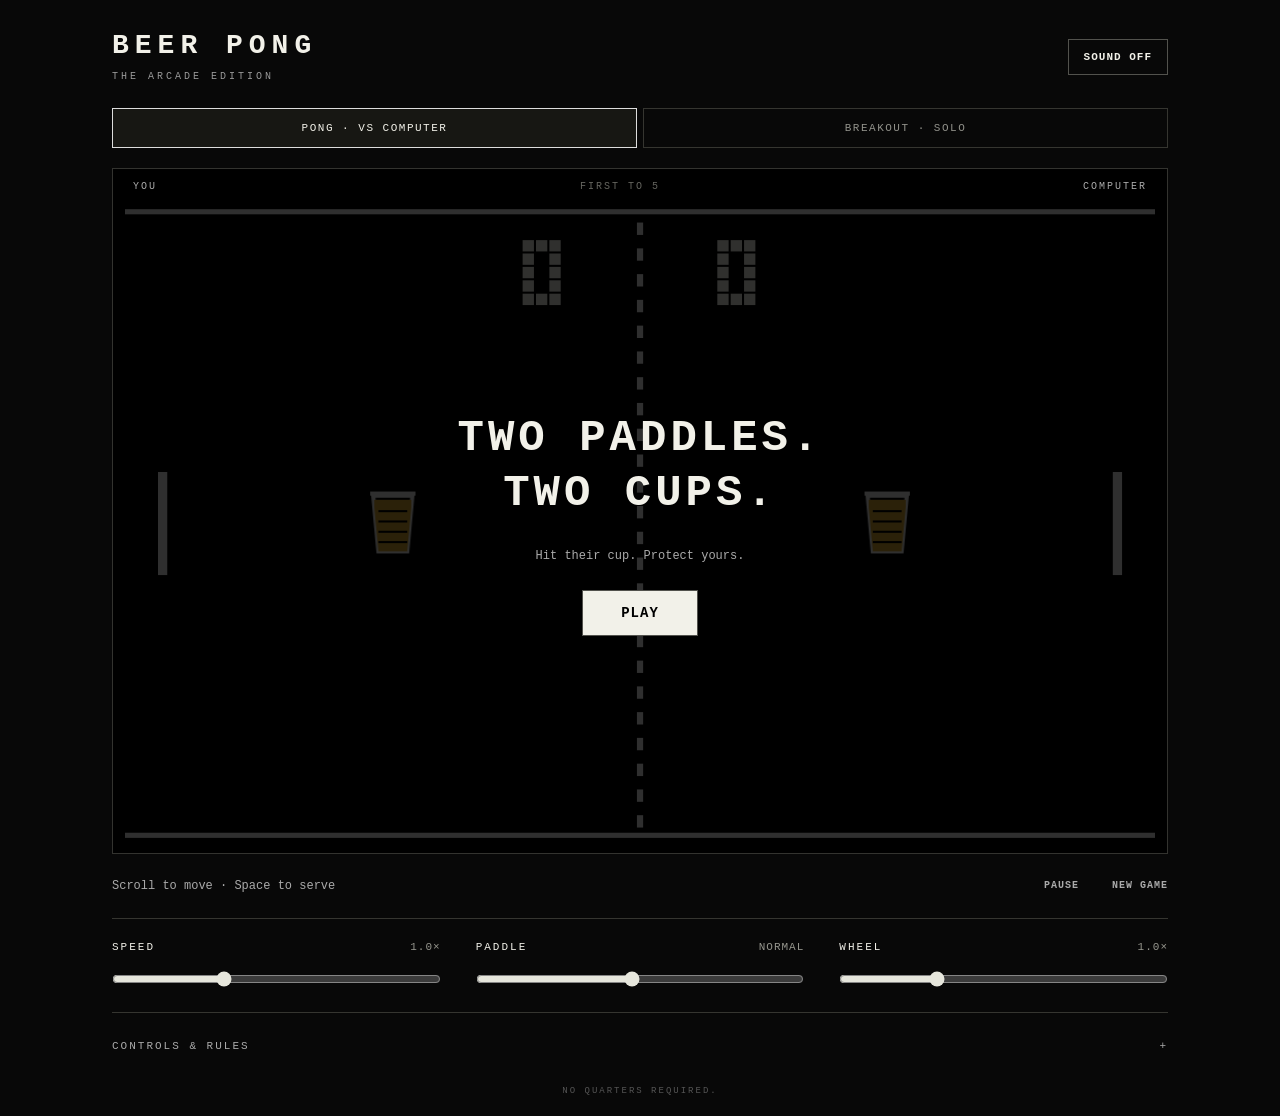
<file: index.html>
<!doctype html>
<html lang="en"><head><meta charset="utf-8"><meta name="viewport" content="width=device-width,initial-scale=1,viewport-fit=cover"><meta name="theme-color" content="#080808"><meta name="description" content="Old-school paddle pong. Two cups. First to five. The Viner rule applies."><title>Atari Beer Pong</title><link rel="stylesheet" href="style.css"><link rel="icon" href="icon.svg" type="image/svg+xml"></head><body><main><header><div><h1>BEER PONG</h1><span class="edition">THE ARCADE EDITION</span></div><button id="sound" aria-pressed="false">SOUND OFF</button></header><nav class="modes" aria-label="Game mode"><a href="index.html" aria-current="page">PONG · VS COMPUTER</a><a href="solo.html">BREAKOUT · SOLO</a></nav><section class="cabinet" aria-label="Pong game"><div class="labels"><span>YOU</span><span>FIRST TO 5</span><span>COMPUTER</span></div><canvas id="court" width="1000" height="620" tabindex="0" aria-label="Beer Pong court. Scroll wheel or arrow keys to move your left paddle. Space to serve or pause."></canvas><div id="overlay"><h2 id="headline">TWO PADDLES.<br>TWO CUPS.</h2><p id="subline">Hit their cup. Protect yours.</p><button id="play">PLAY</button></div></section><div class="status"><span id="message" role="status" aria-live="polite">Scroll to move · Space to serve</span><button id="pause">PAUSE</button><button id="reset">NEW GAME</button></div><section class="controls" aria-label="Game settings"><label>SPEED <output id="speedValue">1.0×</output><input id="speed" type="range" min="0.5" max="2" step="0.1" value="1"></label><label>PADDLE <output id="sizeValue">NORMAL</output><input id="size" type="range" min="55" max="150" step="5" value="100"></label><label>WHEEL <output id="wheelValue">1.0×</output><input id="wheel" type="range" min="0.4" max="2.5" step="0.1" value="1"></label></section><details><summary>CONTROLS & RULES <span>+</span></summary><div class="rules"><p><b>Move.</b> Scroll the mouse wheel, use ↑ / ↓ or W / S, or drag on the court. You play on the left. Hit off-center on your paddle to aim.</p><p><b>Score.</b> During a rally, hit the computer’s cup for a point. On a serve, hitting either cup awards the receiver a point. Hit your own cup and the computer gets a point. Miss a paddle? Nobody scores; the player who missed serves again.</p><p><b>Viner rule.</b> You cannot lose on an own-cup hit or a serve hitting either cup. If your opponent already has four, the point is canceled. They have to hit your cup during a rally to win. First to five.</p><p><b>Serve.</b> Move to choose your serve height, then press Space or tap the court. Space also pauses a rally. Cups stop every shot, including your own.</p></div></details><footer>NO QUARTERS REQUIRED.</footer></main><script type="module" src="game.js"></script></body></html>
</file>
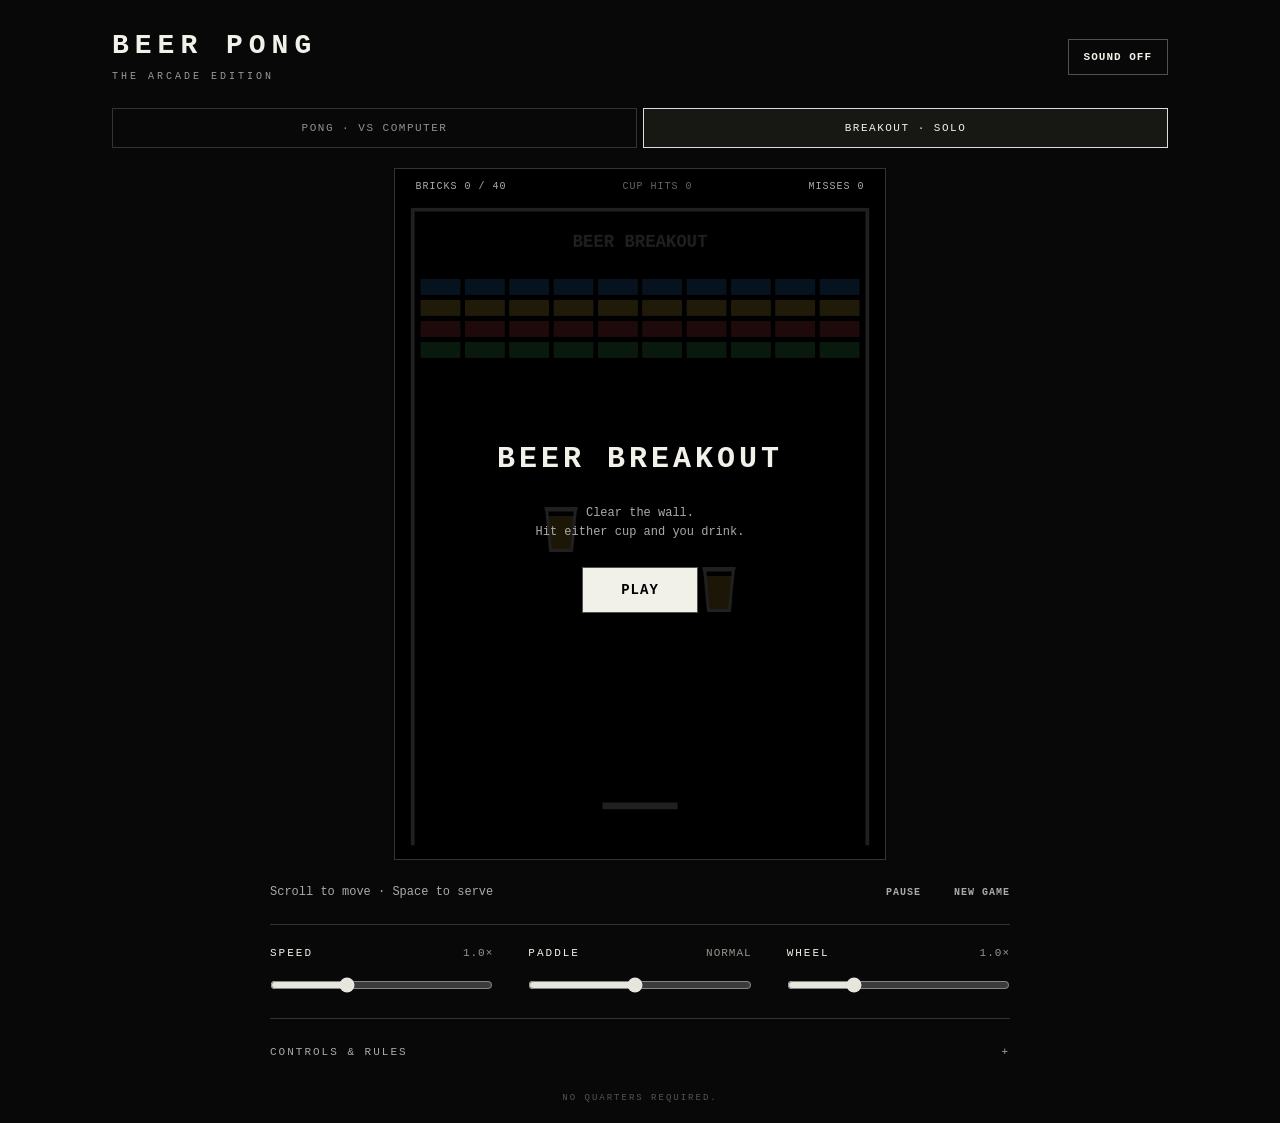
<file: solo.html>
<!doctype html><html lang="en"><head><meta charset="utf-8"><meta name="viewport" content="width=device-width,initial-scale=1,viewport-fit=cover"><meta name="theme-color" content="#080808"><title>Beer Breakout · Atari Beer Pong</title><meta name="description" content="Solo beer Breakout: four colored brick rows, two cups, one paddle."><link rel="stylesheet" href="style.css"><link rel="icon" href="icon.svg" type="image/svg+xml"></head><body class="solo"><main><header><div><h1>BEER PONG</h1><span class="edition">THE ARCADE EDITION</span></div><button id="sound" aria-pressed="false">SOUND OFF</button></header><nav class="modes" aria-label="Game mode"><a href="index.html">PONG · VS COMPUTER</a><a href="solo.html" aria-current="page">BREAKOUT · SOLO</a></nav><section class="cabinet" aria-label="Solo Breakout game"><div class="labels"><span id="bricks">BRICKS 0 / 40</span><span id="drinks">CUP HITS 0</span><span id="misses">MISSES 0</span></div><canvas id="court" width="620" height="860" tabindex="0" aria-label="Solo Breakout court. Move the bottom paddle using the scroll wheel, left and right arrows, or drag. Space to serve or pause."></canvas><div id="drinkBanner" role="status" aria-live="polite">YOU DRINK!</div><div id="overlay"><h2 id="headline">BEER BREAKOUT</h2><p id="subline">Clear the wall.<br>Hit either cup and you drink.</p><button id="play">PLAY</button></div></section><div class="status"><span id="message" role="status" aria-live="polite">Scroll to move · Space to serve</span><button id="pause">PAUSE</button><button id="reset">NEW GAME</button></div><section class="controls" aria-label="Game settings"><label>SPEED <output id="speedValue">1.0×</output><input id="speed" type="range" min="0.5" max="2" step="0.1" value="1"></label><label>PADDLE <output id="sizeValue">NORMAL</output><input id="size" type="range" min="55" max="150" step="5" value="100"></label><label>WHEEL <output id="wheelValue">1.0×</output><input id="wheel" type="range" min="0.4" max="2.5" step="0.1" value="1"></label></section><details><summary>CONTROLS & RULES <span>+</span></summary><div class="rules"><p><b>Move.</b> Scroll to slide the bottom paddle left or right. You can also use ← / → or A / D, move your mouse across the court, or drag on a touchscreen. Hit off-center to aim.</p><p><b>Clear the wall.</b> Forty bricks, four rows: blue, yellow, red, green. Each hit removes one brick. Clear all forty to win.</p><p><b>Cups.</b> Two white cups with gold beer sit in no-man’s-land. Hit either one and you drink. The ball stops; press Space or tap to serve again. Bricks stay cleared.</p><p><b>Keep playing.</b> Miss the paddle and serve again. Cup hits and misses are counted separately. Space serves or pauses; New Game resets everything.</p></div></details><footer>NO QUARTERS REQUIRED.</footer></main><script type="module" src="solo.js"></script></body></html>
</file>
<file: style.css>
:root{color-scheme:dark;font-family:'Courier New',monospace;background:#080808;color:#f2f1e9}*{box-sizing:border-box}body{margin:0}main{max-width:1120px;margin:auto;padding:30px 32px 20px}header{display:flex;justify-content:space-between;align-items:center;margin-bottom:24px}h1{font-size:28px;letter-spacing:6px;margin:0 0 5px;font-weight:900}.edition{font-size:10px;letter-spacing:3px;color:#999}button{font:700 11px 'Courier New',monospace;letter-spacing:1px;color:inherit;border:1px solid #52524d;background:transparent;padding:11px 15px;cursor:pointer}button:hover{background:#f2f1e9;color:#080808}button:focus-visible,summary:focus-visible{outline:2px solid white;outline-offset:4px}.cabinet{position:relative;border:1px solid #33332f;background:black;padding:0 12px 10px}.labels{height:35px;display:flex;align-items:center;justify-content:space-between;font-size:10px;letter-spacing:2px;color:#aaa;padding:0 8px}.labels span:nth-child(2){color:#65655f}canvas{display:block;width:100%;height:auto;touch-action:none;outline:none;cursor:ns-resize}#overlay{position:absolute;inset:35px 12px 10px;display:flex;flex-direction:column;align-items:center;justify-content:center;background:#000c;text-align:center}#overlay.hidden{display:none}h2{font-size:clamp(20px,4vw,44px);letter-spacing:4px;line-height:1.25;margin:0 0 14px}#subline{color:#aaa;font-size:12px;line-height:1.6;padding:0 15px}#play{background:#f2f1e9;color:black;font-size:14px;padding:14px 38px;margin-top:12px}.status{display:flex;align-items:center;gap:8px;min-height:64px}#message{flex:1;font-size:12px;color:#aaa;line-height:1.5}.status button{border:0;color:#aaa;padding-right:0;margin-left:10px;font-size:10px}.controls{display:grid;grid-template-columns:repeat(3,1fr);border-top:1px solid #353530;border-bottom:1px solid #353530;gap:35px;padding:22px 0}.controls label{font-size:11px;letter-spacing:2px}.controls output{float:right;color:#96968e;letter-spacing:1px}input{width:100%;margin:18px 0 0;accent-color:#e6e6dc;cursor:pointer}details{margin-top:24px;font-size:11px;color:#aaa;line-height:1.8}summary{cursor:pointer;letter-spacing:2px;list-style:none;display:flex;justify-content:space-between}.rules{display:grid;grid-template-columns:1fr 1fr;gap:0 30px;padding-top:10px}.rules b{color:#f2f1e9}footer{font-size:9px;letter-spacing:2px;text-align:center;color:#555;padding-top:30px}@media(max-width:600px){main{padding:20px 14px}header{margin-bottom:20px}h1{font-size:20px;letter-spacing:3px}.edition{font-size:8px;letter-spacing:2px}header button{padding:9px;font-size:9px}.cabinet{padding:0 5px 5px}.labels{font-size:8px;height:30px;letter-spacing:1px}#overlay{inset:30px 5px 5px}#subline{font-size:10px}#play{margin-top:0;padding:10px 30px}h2{margin-bottom:0}.controls{gap:15px;padding:20px 0}.controls label{font-size:9px;letter-spacing:1px}.controls output{font-size:8px}.status{flex-wrap:wrap;padding:12px 0}#message{flex-basis:100%;font-size:11px}.status button{margin:0 12px 0 0;padding:6px 0}.rules{grid-template-columns:1fr}}
.modes{display:flex;gap:6px;margin:0 0 20px}.modes a{flex:1;text-align:center;text-decoration:none;font-size:11px;letter-spacing:1.5px;color:#92928b;padding:13px 8px;border:1px solid #353530}.modes a[aria-current]{color:#f2f1e9;border-color:#ddd;background:#171713}.modes a:hover{color:white;border-color:#aaa}.solo .cabinet{max-width:570px;margin:auto}.solo .labels{letter-spacing:1px}.solo #overlay{background:#000d}.solo .status,.solo .controls,.solo details{max-width:740px;margin-left:auto;margin-right:auto}.solo canvas{max-height:72vh;width:100%;object-fit:contain}.solo .cabinet{width:min(100%,calc(72vh * .721 + 24px))}.solo #headline{font-size:clamp(18px,3vw,30px)}.solo #subline{max-width:280px}.solo #drinkBanner{position:absolute;left:0;right:0;top:51%;pointer-events:none;text-align:center;font-size:clamp(22px,4vw,40px);font-weight:bold;letter-spacing:5px;color:#d6a52b;text-shadow:0 2px 8px #000;opacity:0;transition:opacity .15s}.solo #drinkBanner.show{opacity:1}@media(max-width:600px){.modes a{font-size:9px;letter-spacing:.8px}.solo .cabinet{width:min(100%,calc(72vh * .721 + 10px))}}
</file>
